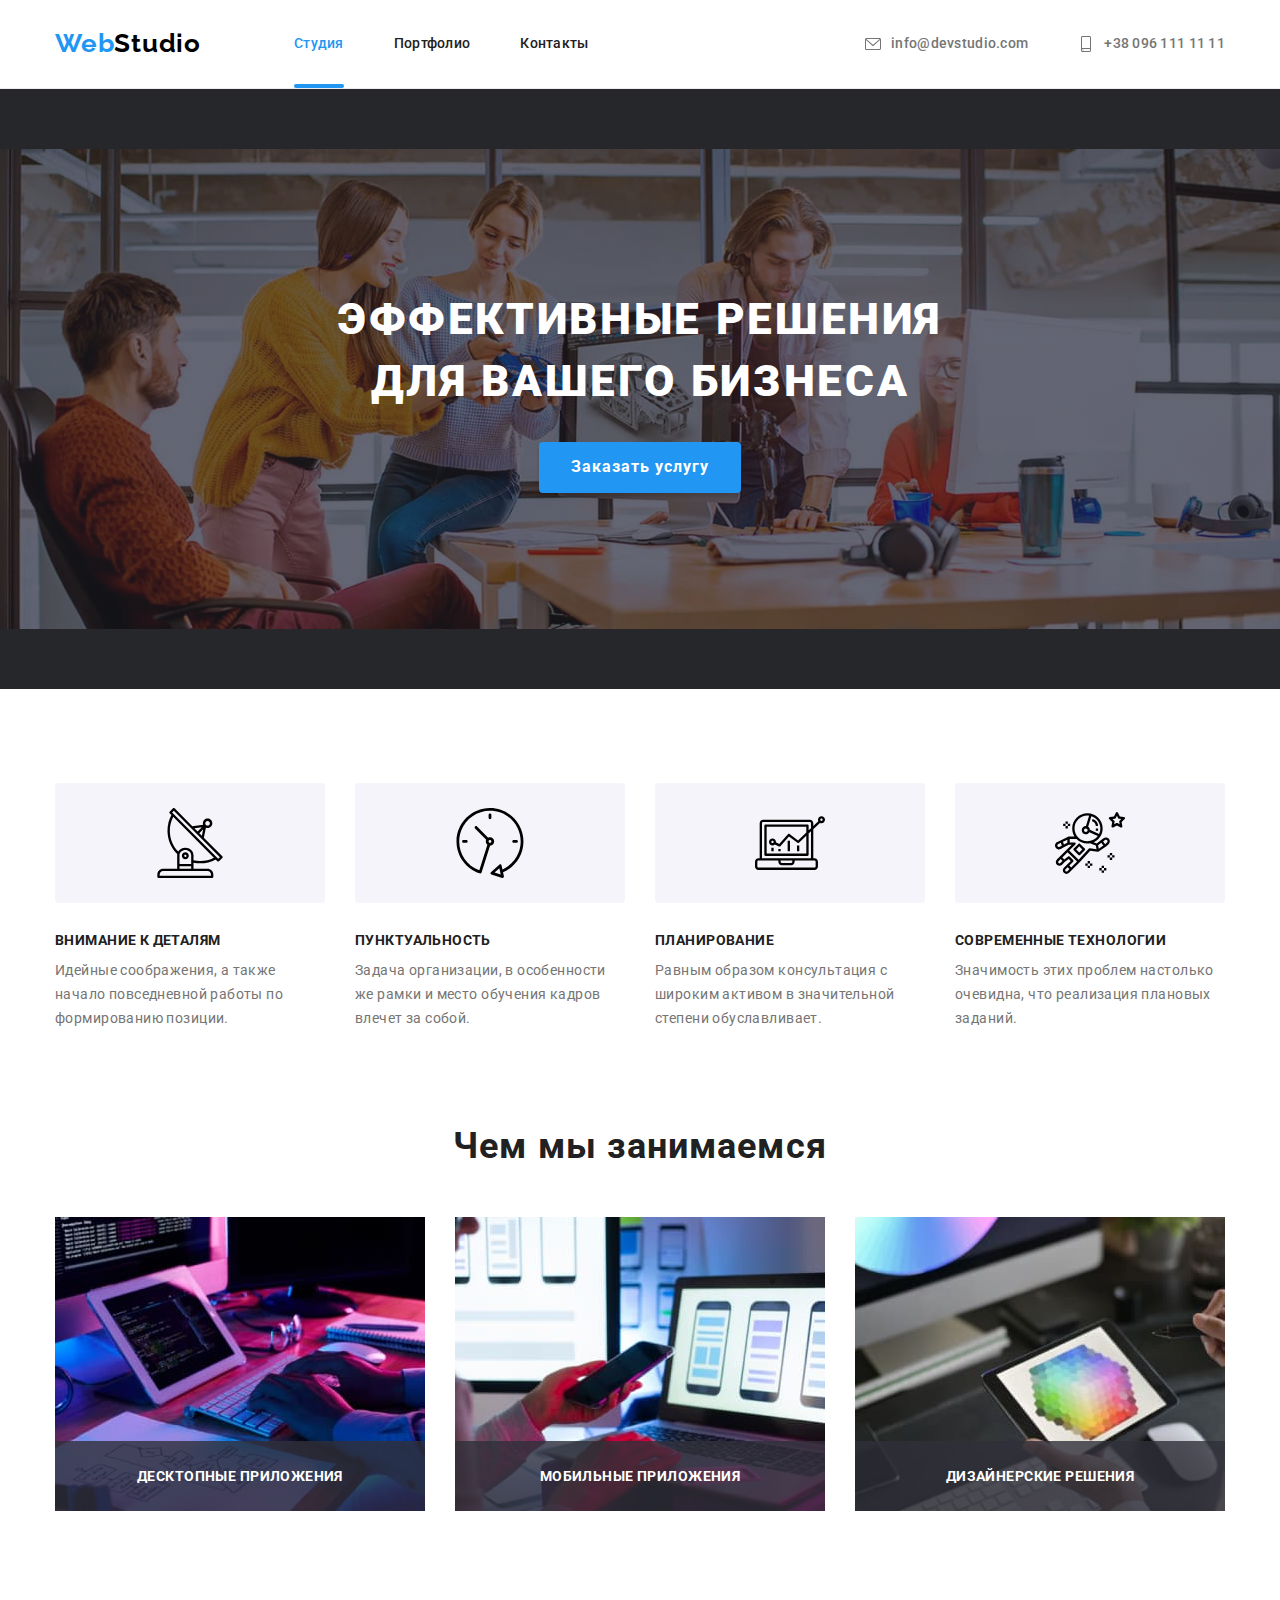
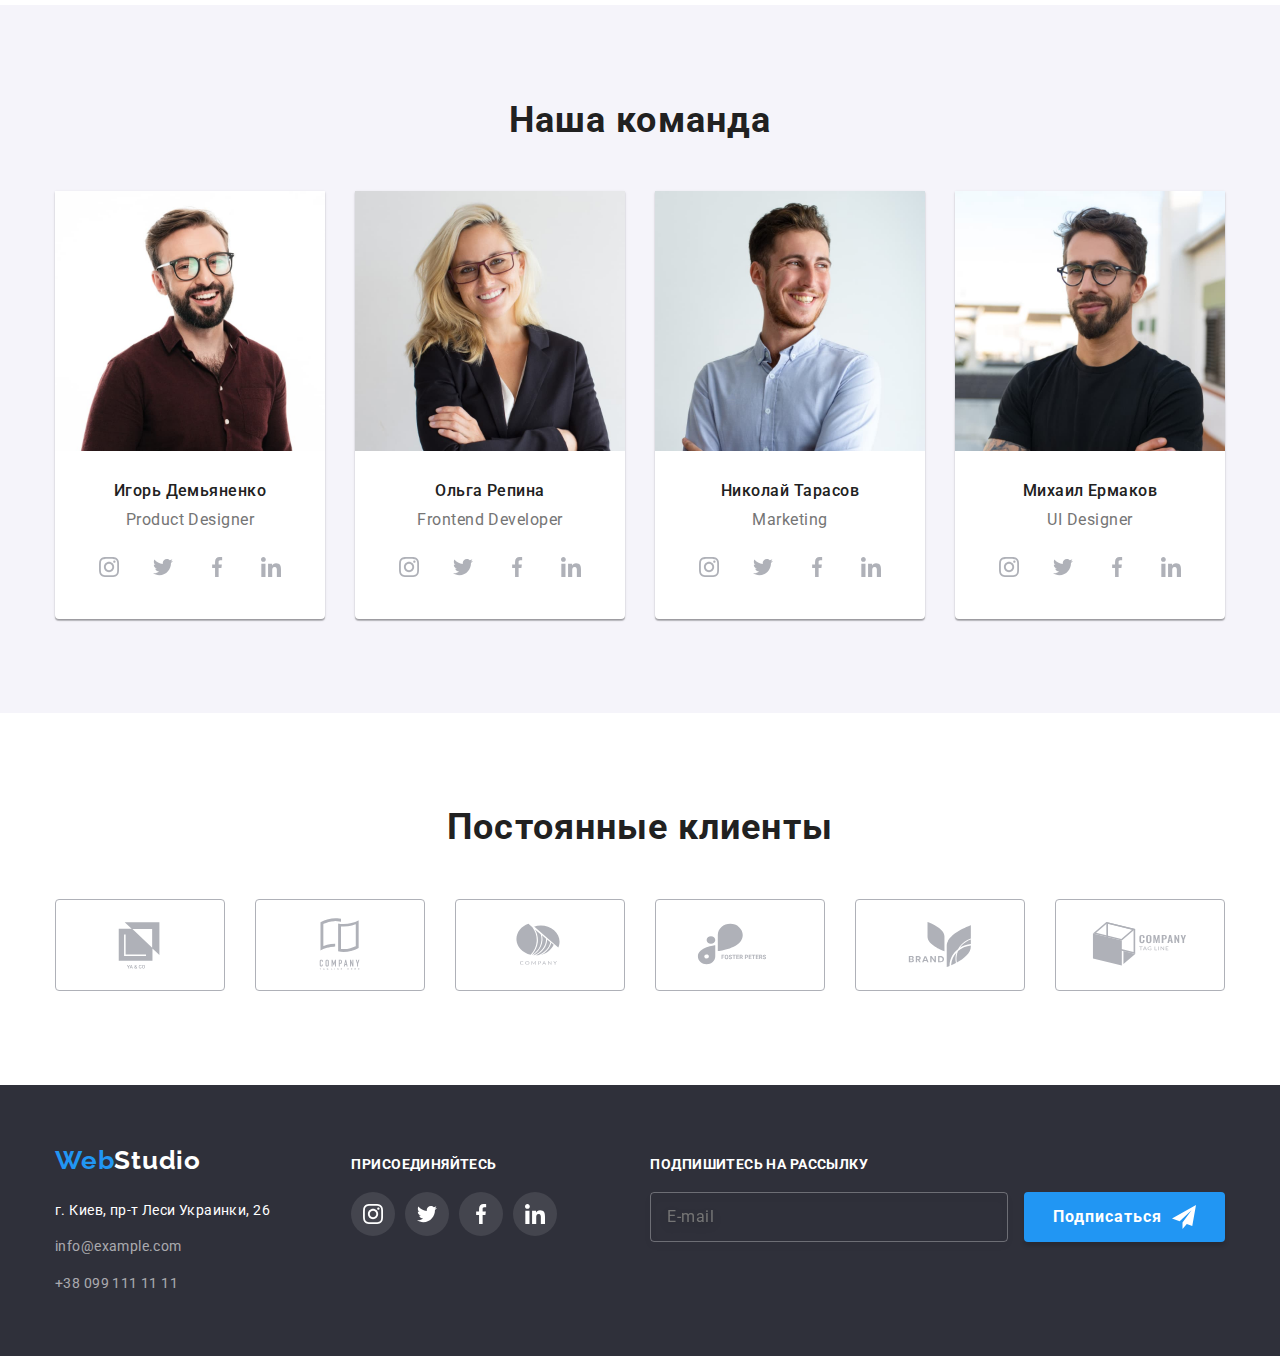
<file: index.html>
<!DOCTYPE html>
<html lang="ru">

<head>
    <meta charset="UTF-8">
    <meta http-equiv="X-UA-Compatible" content="IE=edge">
    <meta name="viewport" content="width=device-width, initial-scale=1.0">
    <title>Webstudio</title>
    <link rel="preconnect" href="https://fonts.googleapis.com">
    <link rel="preconnect" href="https://fonts.gstatic.com" crossorigin>
    <link
        href="https://fonts.googleapis.com/css2?family=Raleway:wght@700&family=Roboto:wght@400;500;700;900&display=swap"
        rel="stylesheet">
    <link rel="stylesheet" href="./css/modern-normalize.css">
    <link rel="stylesheet" href="./css/styles.css">
</head>

<body>

    <!--Шапка сайта. Навигация-->

    <header class="header">
        <div class="container">
            <div class="header-nav">
                <nav class="navigation">
                    <a class="header-logo link" href="./index.html"><span class="header-logo-decor">Web</span>Studio</a>
                    <ul class="menu-list lists">
                        <li class="nav-menu-item"><a class="menu-item active-page1 link" href="./index.html">Студия</a>
                        </li>
                        <li class="nav-menu-item"><a class="menu-item link" href="./portfolio.html">Портфолио</a></li>
                        <li class="nav-menu-item"><a class="menu-item link" href="">Контакты</a></li>
                    </ul>
                </nav>
                <ul class="lists">
                    <li class="nav-email"><a class="email-nav link" href="mailto:info@devstudio.com">
                            <svg class="email-icon">
                                <use href="./images/icons.svg#icon-email"></use>
                            </svg>info@devstudio.com</a></li>
                    <li class="nav-tel"><a class="tel-nav link" href="tel:+380961111111">
                            <svg class="phone-icon">
                                <use href="./images/icons.svg#icon-phone"></use>
                            </svg>+38 096 111 11 11</a></li>
                </ul>
            </div>
        </div>
    </header>

    <!--Главный контект страницы-->

    <main class="main-content">

        <!--Секция Герой-->

        <section class="hero">
            <div class="container">
                <h1 class="hero-title">
                    Эффективные решения для вашего бизнеса
                </h1>
                <button class="hero-button" type="button" data-modal-open>Заказать услугу</button>
            </div>
        </section>
        <section class="modal-section">
            <!--Модальное окно-->
            <div class="backdrop is-hidden" data-modal>
                <div class="modal">
                    <button class="btn-modal" data-modal-close>
                        <svg class="icon-close">
                            <use href="./images/icons.svg#icon-close"></use>
                        </svg>
                    </button>
                    <!--ФОРМЫ ДЛЯ МОДАЛЬНОГО ОКНА-->
                    <form class="contact-form">
                        <p class="title-form">Оставьте свои данные, мы вам перезвоним</p>

                        <div class="group-forms">
                            <label class="form-field">
                                <span class="name-form">Имя</span>
                                <span class="icon-position">
                                    <input class="form-input" type="text" name="user-name" autofocus>
                                    <svg class="icon-person">
                                        <use href="./images/icons.svg#icon-person"></use>
                                    </svg>
                                </span>
                            </label>

                            <label class="form-field">
                                <span class="name-form">Телефон</span>
                                <span class="icon-position">
                                    <input class="form-input" type="text" name="user-tel">
                                    <svg class="icon-person">
                                        <use href="./images/icons.svg#icon-phone-form"></use>
                                    </svg>
                                </span>
                            </label>

                            <label class="form-field">
                                <span class="name-form">Почта</span>
                                <span class="icon-position">
                                    <input class="form-input" type="text" name="user-email">
                                    <svg class="icon-person">
                                        <use href="./images/icons.svg#icon-email-form"></use>
                                    </svg>
                                </span>
                            </label>

                            <label class="form-field">
                                <span class="name-form">Комментарий</span>
                                <textarea class="feedback" name="feedback" cols="30" rows="10"
                                    placeholder="Введите текст"></textarea>
                            </label>
                        </div>

                        <label class="agreement">
                            <input class="agree-btn" type="checkbox" name="user-agreement">
                            <span class="icon-border">
                                <svg class="icon-check-active">
                                    <use href="./images/icons.svg#icon-icon-check1"></use>
                                </svg>
                            </span>
                            <span class="discr-agreement">Соглашаюсь с рассылкой и принимаю
                                <a class="terms-agreement" href="">Условия договора</a>
                            </span>
                        </label>
                        <button class="submit-btn" type="submit">Отправить</button>
                    </form>
                </div>
            </div>
        </section>

        <!--Секция преимущества-->

        <section class="section">
            <div class="container">
                <h2 class="visually-hidden">Наши преимущества</h2>
                <ul class="list-advantages lists">
                    <li class="item-advantages">
                        <div class="antenna-svg">
                            <svg class="icon-antenna">
                                <use href="./images/icons.svg#icon-antenna"></use>
                            </svg>
                        </div>
                        <h3 class="title-advantages">Внимание к деталям</h3>
                        <p class="content-advantages">Идейные соображения, а также начало повседневной работы по
                            формированию позиции.</p>
                    </li>

                    <li class="item-advantages">
                        <div class="clock-svg">
                            <svg class="icon-clock">
                                <use href="./images/icons.svg#icon-clock"></use>
                            </svg>
                        </div>
                        <h3 class="title-advantages">Пунктуальность</h3>
                        <p class="content-advantages">Задача организации, в особенности же рамки и место обучения
                            кадров
                            влечет за собой.</p>
                    </li>

                    <li class="item-advantages">
                        <div class="diagram-svg">
                            <svg class="icon-diagram">
                                <use href="./images/icons.svg#icon-diagram"></use>
                            </svg>
                        </div>
                        <h3 class="title-advantages">Планирование</h3>
                        <p class="content-advantages">Равным образом консультация с широким активом в значительной
                            степени
                            обуславливает.</p>
                    </li>

                    <li class="item-advantages">
                        <div class="astronaut-svg">
                            <svg class="icon-astronaut">
                                <use href="./images/icons.svg#icon-astronaut"></use>
                            </svg>
                        </div>
                        <h3 class="title-advantages">Современные технологии</h3>
                        <p class="content-advantages">Значимость этих проблем настолько очевидна, что реализация
                            плановых
                            заданий.</p>
                    </li>
                </ul>
            </div>
        </section>

        <!--Секция чем мы занимаемся-->

        <section class="services section">
            <div class="container">
                <h2 class="title-services">Чем мы занимаемся</h2>
                <ul class="services-list lists">
                    <li class="services-item">
                        <img src="./images/service1.jpg" alt="Пишем код" width="370">
                        <p class="disr-services">Десктопные приложения</p>
                    </li>
                    <li class="services-item">
                        <img src="./images/service2.jpg" alt="Делаем дизайн" width="370">
                        <p class="disr-services">Мобильные приложения</p>
                    </li>
                    <li class="services-item">
                        <img src="./images/service3.jpg" alt="Точный подбор цветовой гаммы" width="370">
                        <p class="disr-services">Дизайнерские решения</p>
                    </li>
                </ul>
            </div>
        </section>

        <!--Секция наша команда-->
        <section class="team section">
            <div class="container">
                <h2 class="team-title">Наша команда</h2>
                <ul class="team-list lists">

                    <li class="team-item">
                        <img class="img team-image" src="./images/team1.jpg" alt="Игорь Демьяненко" width="270">
                        <div class="name-position">
                            <h3 class="team-name">Игорь Демьяненко</h3>
                            <p class="team-position">Product Designer</p>
                            <ul class="team-social-icons">
                                <li class="team-social-icon-link link">
                                    <a href="https://www.instagram.com/" class="icon-bg" target="_blank">
                                        <svg class="icon-social">
                                            <use href="./images/icons.svg#icon-instagram"></use>
                                        </svg>
                                    </a>
                                </li>
                                <li class="team-social-icon-link link">
                                    <a href="https://twitter.com/?lang=ru" class="icon-bg" target="_blank">
                                        <svg class="icon-social">
                                            <use href="./images/icons.svg#icon-twitter"></use>
                                        </svg>
                                    </a>
                                </li>
                                <li class="team-social-icon-link link">
                                    <a href="https://www.facebook.com/" class="icon-bg" target="_blank">
                                        <svg class="icon-social">
                                            <use href="./images/icons.svg#icon-facebook"></use>
                                        </svg>
                                    </a>
                                </li>
                                <li class="team-social-icon-link link">
                                    <a href="https://www.linkedin.com/" class="icon-bg" target="_blank">
                                        <svg class="icon-social">
                                            <use href="./images/icons.svg#icon-linkedin"></use>
                                        </svg>
                                    </a>
                                </li>
                            </ul>
                        </div>

                    </li>

                    <li class="team-item">
                        <img class="img team-image" src="./images/team2.jpg" alt="Ольга Репина" width="270">
                        <div class="name-position">
                            <h3 class="team-name">Ольга Репина</h3>
                            <p class="team-position">Frontend Developer</p>
                            <ul class="team-social-icons">
                                <li class="team-social-icon-link link">
                                    <a href="https://www.instagram.com/" class="icon-bg" target="_blank">
                                        <svg class="icon-social">
                                            <use href="./images/icons.svg#icon-instagram"></use>
                                        </svg>
                                    </a>
                                </li>
                                <li class="team-social-icon-link link">
                                    <a href="https://twitter.com/?lang=ru" class="icon-bg" target="_blank">
                                        <svg class="icon-social">
                                            <use href="./images/icons.svg#icon-twitter"></use>
                                        </svg>
                                    </a>
                                </li>
                                <li class="team-social-icon-link link">
                                    <a href="https://www.facebook.com/" class="icon-bg" target="_blank">
                                        <svg class="icon-social">
                                            <use href="./images/icons.svg#icon-facebook"></use>
                                        </svg>
                                    </a>
                                </li>
                                <li class="team-social-icon-link link">
                                    <a href="https://www.linkedin.com/" class="icon-bg" target="_blank">
                                        <svg class="icon-social">
                                            <use href="./images/icons.svg#icon-linkedin"></use>
                                        </svg>
                                    </a>
                                </li>
                            </ul>
                        </div>

                    </li>

                    <li class="team-item">
                        <img class="img team-image" src="./images/team3.jpg" alt="Николай Тарасов" width="270">
                        <div class="name-position">
                            <h3 class="team-name">Николай Тарасов</h3>
                            <p class="team-position">Marketing</p>
                            <ul class="team-social-icons">
                                <li class="team-social-icon-link link">
                                    <a href="https://www.instagram.com/" class="icon-bg" target="_blank">
                                        <svg class="icon-social">
                                            <use href="./images/icons.svg#icon-instagram"></use>
                                        </svg>
                                    </a>
                                </li>
                                <li class="team-social-icon-link link">
                                    <a href="https://twitter.com/?lang=ru" class="icon-bg" target="_blank">
                                        <svg class="icon-social">
                                            <use href="./images/icons.svg#icon-twitter"></use>
                                        </svg>
                                    </a>
                                </li>
                                <li class="team-social-icon-link link">
                                    <a href="https://www.facebook.com/" class="icon-bg" target="_blank">
                                        <svg class="icon-social">
                                            <use href="./images/icons.svg#icon-facebook"></use>
                                        </svg>
                                    </a>
                                </li>
                                <li class="team-social-icon-link link">
                                    <a href="https://www.linkedin.com/" class="icon-bg" target="_blank">
                                        <svg class="icon-social">
                                            <use href="./images/icons.svg#icon-linkedin"></use>
                                        </svg>
                                    </a>
                                </li>
                            </ul>
                        </div>

                    </li>

                    <li class="team-item">
                        <img class="img team-image" src="./images/team4.jpg" alt="Михаил Ермаков" width="270">
                        <div class="name-position">
                            <h3 class="team-name">Михаил Ермаков</h3>
                            <p class="team-position">UI Designer</p>
                            <ul class="team-social-icons">
                                <li class="team-social-icon-link link">
                                    <a href="https://www.instagram.com/" class="icon-bg" target="_blank">
                                        <svg class="icon-social">
                                            <use href="./images/icons.svg#icon-instagram"></use>
                                        </svg>
                                    </a>
                                </li>
                                <li class="team-social-icon-link link">
                                    <a href="https://twitter.com/?lang=ru" class="icon-bg" target="_blank">
                                        <svg class="icon-social">
                                            <use href="./images/icons.svg#icon-twitter"></use>
                                        </svg>
                                    </a>
                                </li>
                                <li class="team-social-icon-link link">
                                    <a href="https://www.facebook.com/" class="icon-bg" target="_blank">
                                        <svg class="icon-social">
                                            <use href="./images/icons.svg#icon-facebook"></use>
                                        </svg>
                                    </a>
                                </li>
                                <li class="team-social-icon-link link">
                                    <a href="https://www.linkedin.com/" class="icon-bg" target="_blank">
                                        <svg class="icon-social">
                                            <use href="./images/icons.svg#icon-linkedin"></use>
                                        </svg>
                                    </a>
                                </li>
                            </ul>
                        </div>

                    </li>
                </ul>
            </div>
        </section>

        <section class="section">
            <div class="container">
                <h2 class="clients-title">Постоянные клиенты</h2>
                <ul class="clients-list lists">
                    <li class="clients-item">
                        <a href="" class="clients-link link">
                            <svg class="clients-icon">
                                <use href="./images/icons.svg#icon-Logo-client1"></use>
                            </svg>
                        </a>
                    </li>
                    <li class="clients-item">
                        <a href="" class="clients-link link">
                            <svg class="clients-icon">
                                <use href="./images/icons.svg#icon-Logo-client2"></use>
                            </svg>
                        </a>
                    </li>
                    <li class="clients-item">
                        <a href="" class="clients-link link">
                            <svg class="clients-icon">
                                <use href="./images/icons.svg#icon-Logo-client3"></use>
                            </svg>
                        </a>
                    </li>
                    <li class="clients-item">
                        <a href="" class="clients-link link">
                            <svg class="clients-icon">
                                <use href="./images/icons.svg#icon-Logo-client4"></use>
                            </svg>
                        </a>
                    </li>
                    <li class="clients-item">
                        <a href="" class="clients-link link">
                            <svg class="clients-icon">
                                <use href="./images/icons.svg#icon-Logo-client5"></use>
                            </svg>
                        </a>
                    </li>
                    <li class="clients-item">
                        <a href="" class="clients-link link">
                            <svg class="clients-icon">
                                <use href="./images/icons.svg#icon-Logo-client6"></use>
                            </svg>
                        </a>
                    </li>
                </ul>
            </div>
        </section>
    </main>

    <!--Подвал сайта-->

    <footer class="footer">
        <div class="container footer-content-container">
            <div class="footer-content">
                <a class="footer-logo link" href="./index.html"><span class="footer-logo-decor">Web</span><span
                        class="footer-logo-decor-studio">Studio</span></a>
                <address>
                    <ul class="lists">
                        <li class="address-list-item"><a class="address link"
                                href="https://www.google.com.ua/maps/place/%D0%B1%D1%83%D0%BB.+%D0%9B%D0%B5%D1%81%D0%B8+%D0%A3%D0%BA%D1%80%D0%B0%D0%B8%D0%BD%D0%BA%D0%B8,+26,+%D0%9A%D0%B8%D0%B5%D0%B2,+02000/@50.4265841,30.5361971,17z/data=!3m1!4b1!4m5!3m4!1s0x40d4cf0e033ecbe9:0x57a4dffefec77da0!8m2!3d50.4265807!4d30.5383858?hl=ru"
                                target="_blank">г.
                                Киев, пр-т Леси Украинки, 26</a></li>
                        <li class="address-list-item"><a class="email-footer link"
                                href="mailto:info@example.com">info@example.com</a></li>
                        <li class="address-list-item"><a class="tel-footer link" href="tel:+380991111111">+38 099 111 11
                                11</a></li>
                    </ul>
                </address>
            </div>

            <!--Социальные иконки-->

            <div class="footer-socials">
                <p class="footer-social-title">присоединяйтесь</p>
                <ul class="footer-social-icons">
                    <li class="footer-social-icon-link link">
                        <a href="https://www.instagram.com/" class="footer-icon-bg" target="_blank">
                            <svg class="footer-icon-social">
                                <use href="./images/icons.svg#icon-instagram"></use>
                            </svg>
                        </a>
                    </li>
                    <li class="footer-social-icon-link link">
                        <a href="https://twitter.com/?lang=ru" class="footer-icon-bg" target="_blank">
                            <svg class="footer-icon-social">
                                <use href="./images/icons.svg#icon-twitter"></use>
                            </svg>
                        </a>
                    </li>
                    <li class="footer-social-icon-link link">
                        <a href="https://www.facebook.com/" class="footer-icon-bg" target="_blank">
                            <svg class="footer-icon-social">
                                <use href="./images/icons.svg#icon-facebook"></use>
                            </svg>
                        </a>
                    </li>
                    <li class="footer-social-icon-link link">
                        <a href="https://www.linkedin.com/" class="footer-icon-bg" target="_blank">
                            <svg class="footer-icon-social">
                                <use href="./images/icons.svg#icon-linkedin"></use>
                            </svg>
                        </a>
                    </li>
                </ul>
            </div>

            <!--Форма подписки-->

            <form class="subscribe-footer">
                <p class="discr-subscribe">Подпишитесь на рассылку</p>
                <input class="subscribe-input" type="text" name="subscribe" placeholder="E-mail">
                <button class="subscribe-btn" type="submit">
                    Подписаться
                    <svg class="subscribe-icon">
                        <use href="./images/icons.svg#icon-plane"></use>
                    </svg>
                </button>
            </form>
        </div>
    </footer>

    <script src="./js/modal.js"></script>
</body>

</html>
</file>
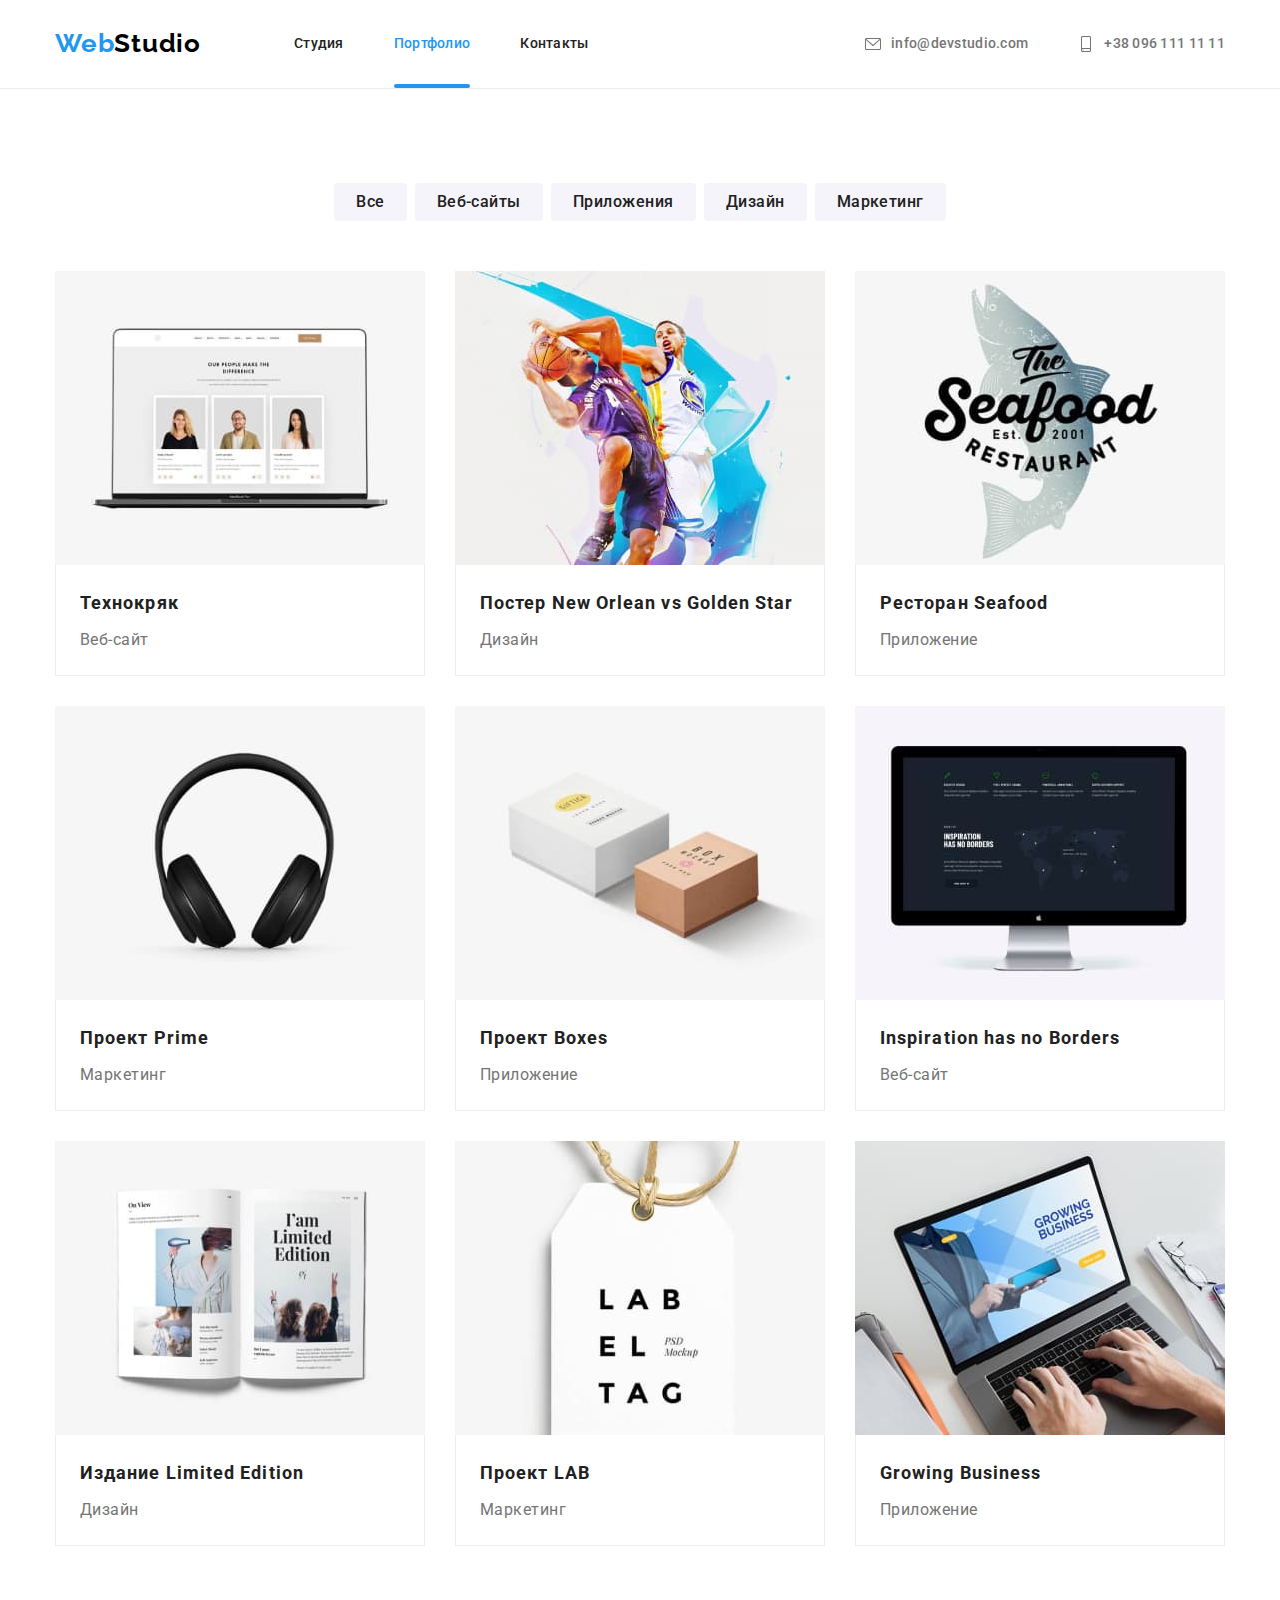
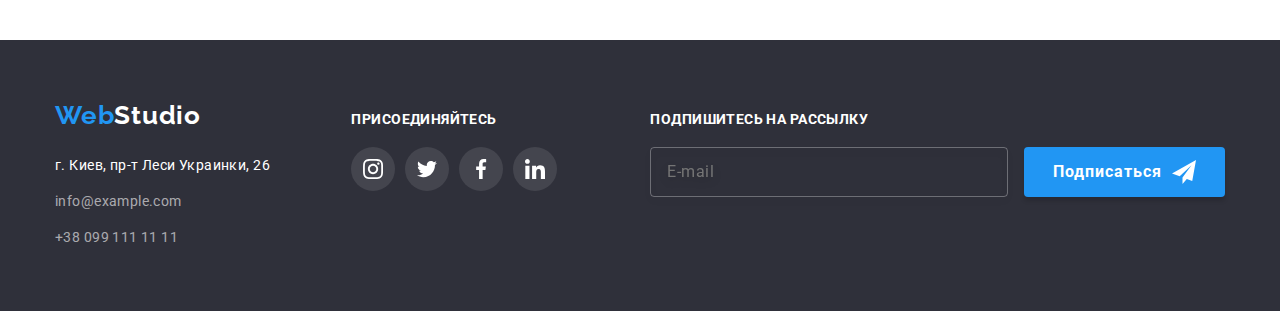
<file: portfolio.html>
<!DOCTYPE html>
<html lang="en">

<head>
    <meta charset="UTF-8">
    <meta http-equiv="X-UA-Compatible" content="IE=edge">
    <meta name="viewport" content="width=device-width, initial-scale=1.0">
    <title>Portfolio</title>
    <link rel="preconnect" href="https://fonts.googleapis.com">
    <link rel="preconnect" href="https://fonts.gstatic.com" crossorigin>
    <link
        href="https://fonts.googleapis.com/css2?family=Raleway:wght@700&family=Roboto:wght@400;500;700;900&display=swap"
        rel="stylesheet">
    <link rel="stylesheet" href="./css/modern-normalize.css">
    <link rel="stylesheet" href="./css/styles.css">
</head>

<body>
    <!--Шапка сайта. Навигация-->

    <header class="header">
        <div class="container">
            <div class="header-nav">
                <nav class="navigation">
                    <a class="header-logo link" href="./index.html"><span class="header-logo-decor">Web</span>Studio</a>
                    <ul class="menu-list lists">
                        <li class="nav-menu-item"><a class="menu-item link" href="./index.html">Студия</a></li>
                        <li class="nav-menu-item"><a class="menu-item active-page2 link" href="./portfolio.html">Портфолио</a></li>
                        <li class="nav-menu-item"><a class="menu-item link" href="">Контакты</a></li>
                    </ul>
                </nav>
                <ul class="lists">
                    <li class="nav-email"><a class="email-nav link" href="mailto:info@devstudio.com">
                            <svg class="email-icon">
                                <use href="./images/icons.svg#icon-email"></use>
                            </svg>info@devstudio.com</a></li>
                    <li class="nav-tel"><a class="tel-nav link" href="tel:+380961111111">
                            <svg class="phone-icon">
                                <use href="./images/icons.svg#icon-phone"></use>
                            </svg>+38 096 111 11 11</a></li>
                </ul>
            </div>
        </div>
    </header>

    <!--Главный раздел сайта MAIN-->

    <main class="main">
        <section class="section">
            <div class="container">
                <h1 class="visually-hidden">Портфолио</h1>

                <ul class="filter lists">
                    <li class="filter-item"><button class="filter-btn" type="button">Все</button></li>
                    <li class="filter-item"><button class="filter-btn" type="button">Веб-сайты</button></li>
                    <li class="filter-item"><button class="filter-btn" type="button">Приложения</button></li>
                    <li class="filter-item"><button class="filter-btn" type="button">Дизайн</button></li>
                    <li class="filter-item"><button class="filter-btn" type="button">Маркетинг</button></li>
                </ul>

                <ul class="cards lists">
                    <li class="cards-item"><a href="" class="card-link link">
                            <div class="foto-card-disr">
                                <div class="disr-foto-card">
                                    Ресурс предлагает комплексные предложения с разным уровнем функционала и сервисов.
                                    Все это позволит посетителю получить исчерпывающие сведения о компании или частном
                                    лице.
                                </div>
                                <img src="./images/port1.jpg" alt="ноутбук с изображением команды" class="cards-foto"
                                    width="370">
                            </div>
                            <div class="card-item-content">
                                <h2 class="cards-item-title">Технокряк</h2>
                                <p class="cards-item-type">Веб-сайт</p>
                            </div>
                        </a></li>
                    <li class="cards-item"><a href="" class="card-link link">
                            <div class="foto-card-disr">
                                <div class="disr-foto-card">
                                    Ресурс предлагает комплексные предложения с разным уровнем функционала и сервисов.
                                    Все это позволит посетителю получить исчерпывающие сведения о компании или частном
                                    лице.
                                </div>
                                <img src="./images/port2.jpg" alt="два спортсмена играют в баскетбол" class="cards-foto"
                                    width="370">
                            </div>
                            <div class="card-item-content">
                                <h2 class="cards-item-title">Постер New Orlean vs Golden Star</h2>
                                <p class="cards-item-type">Дизайн</p>
                            </div>
                        </a></li>
                    <li class="cards-item"><a href="" class="card-link link">
                            <div class="foto-card-disr">
                                <div class="disr-foto-card">
                                    Ресурс предлагает комплексные предложения с разным уровнем функционала и сервисов.
                                    Все это позволит посетителю получить исчерпывающие сведения о компании или частном
                                    лице.
                                </div>
                                <img src="./images/port3.jpg" alt="логотип ресторана Seafood" class="cards-foto"
                                    width="370">
                            </div>
                            <div class="card-item-content">
                                <h2 class="cards-item-title">Ресторан Seafood</h2>
                                <p class="cards-item-type">Приложение</p>
                            </div>
                        </a></li>
                    <li class="cards-item"><a href="" class="card-link link">
                            <div class="foto-card-disr">
                                <div class="disr-foto-card">
                                    Ресурс предлагает комплексные предложения с разным уровнем функционала и сервисов.
                                    Все это позволит посетителю получить исчерпывающие сведения о компании или частном
                                    лице.
                                </div>
                                <img src="./images/port4.jpg" alt="наушники" class="cards-foto" width="370">
                            </div>

                            <div class="card-item-content">
                                <h2 class="cards-item-title">Проект Prime</h2>
                                <p class="cards-item-type">Маркетинг</p>
                            </div>
                        </a></li>
                    <li class="cards-item"><a href="" class="card-link link">
                            <div class="foto-card-disr">
                                <div class="disr-foto-card">
                                    Ресурс предлагает комплексные предложения с разным уровнем функционала и сервисов.
                                    Все это позволит посетителю получить исчерпывающие сведения о компании или частном
                                    лице.
                                </div>
                                <img src="./images/port5.jpg" alt="две коробки" class="cards-foto" width="370">
                            </div>

                            <div class="card-item-content">
                                <h2 class="cards-item-title">Проект Boxes</h2>
                                <p class="cards-item-type">Приложение</p>
                            </div>
                        </a></li>
                    <li class="cards-item"><a href="" class="card-link link">
                            <div class="foto-card-disr">
                                <div class="disr-foto-card">
                                    Ресурс предлагает комплексные предложения с разным уровнем функционала и сервисов.
                                    Все это позволит посетителю получить исчерпывающие сведения о компании или частном
                                    лице.
                                </div>
                                <img src="./images/port6.jpg" alt="монитор с изображением сайта" class="cards-foto"
                                    width="370">
                            </div>

                            <div class="card-item-content">
                                <h2 class="cards-item-title">Inspiration has no Borders</h2>
                                <p class="cards-item-type">Веб-сайт</p>
                            </div>
                        </a></li>
                    <li class="cards-item"><a href="" class="card-link link">
                            <div class="foto-card-disr">
                                <div class="disr-foto-card">
                                    Ресурс предлагает комплексные предложения с разным уровнем функционала и сервисов.
                                    Все это позволит посетителю получить исчерпывающие сведения о компании или частном
                                    лице.
                                </div>
                                <img src="./images/port7.jpg" alt="журнал" class="cards-foto" width="370">
                            </div>

                            <div class="card-item-content">
                                <h2 class="cards-item-title">Издание Limited Edition</h2>
                                <p class="cards-item-type">Дизайн</p>
                            </div>
                        </a></li>
                    <li class="cards-item"><a href="" class="card-link link">
                            <div class="foto-card-disr">
                                <div class="disr-foto-card">
                                    Ресурс предлагает комплексные предложения с разным уровнем функционала и сервисов.
                                    Все это позволит посетителю получить исчерпывающие сведения о компании или частном
                                    лице.
                                </div>
                                <img src="./images/port8.jpg" alt="логотип на веревочке" class="cards-foto" width="370">
                            </div>

                            <div class="card-item-content">
                                <h2 class="cards-item-title">Проект LAB</h2>
                                <p class="cards-item-type">Маркетинг</p>
                            </div>
                        </a></li>
                    <li class="cards-item"><a href="" class="card-link link">
                            <div class="foto-card-disr">
                                <div class="disr-foto-card">
                                    Ресурс предлагает комплексные предложения с разным уровнем функционала и сервисов.
                                    Все это позволит посетителю получить исчерпывающие сведения о компании или частном
                                    лице.
                                </div>
                                <img src="./images/port9.jpg" alt="ноутбук с приложением Growing Business"
                                    class="cards-foto" width="370">
                            </div>

                            <div class="card-item-content">
                                <h2 class="cards-item-title">Growing Business</h2>
                                <p class="cards-item-type">Приложение</p>
                            </div>
                        </a></li>
                </ul>
            </div>
        </section>
    </main>
    <!--Подвал сайта-->
    <footer class="footer">
        <div class="container footer-content-container">
            <div class="footer-content">
                <a class="footer-logo link" href="./index.html"><span class="footer-logo-decor">Web</span><span
                        class="footer-logo-decor-studio">Studio</span></a>
                <address>
                    <ul class="lists">
                        <li class="address-list-item"><a class="address link"
                                href="https://www.google.com.ua/maps/place/%D0%B1%D1%83%D0%BB.+%D0%9B%D0%B5%D1%81%D0%B8+%D0%A3%D0%BA%D1%80%D0%B0%D0%B8%D0%BD%D0%BA%D0%B8,+26,+%D0%9A%D0%B8%D0%B5%D0%B2,+02000/@50.4265841,30.5361971,17z/data=!3m1!4b1!4m5!3m4!1s0x40d4cf0e033ecbe9:0x57a4dffefec77da0!8m2!3d50.4265807!4d30.5383858?hl=ru"
                                target="_blank">г.
                                Киев, пр-т Леси Украинки, 26</a></li>
                        <li class="address-list-item"><a class="email-footer link"
                                href="mailto:info@example.com">info@example.com</a></li>
                        <li class="address-list-item"><a class="tel-footer link" href="tel:+380991111111">+38 099 111 11
                                11</a></li>
                    </ul>
                </address>
            </div>

            <!--Социальные иконки-->

            <div class="footer-socials">
                <p class="footer-social-title">присоединяйтесь</p>
                <ul class="footer-social-icons">
                    <li class="footer-social-icon-link link">
                        <a href="https://www.instagram.com/" class="footer-icon-bg" target="_blank">
                            <svg class="footer-icon-social">
                                <use href="./images/icons.svg#icon-instagram"></use>
                            </svg>
                        </a>
                    </li>
                    <li class="footer-social-icon-link link">
                        <a href="https://twitter.com/?lang=ru" class="footer-icon-bg" target="_blank">
                            <svg class="footer-icon-social">
                                <use href="./images/icons.svg#icon-twitter"></use>
                            </svg>
                        </a>
                    </li>
                    <li class="footer-social-icon-link link">
                        <a href="https://www.facebook.com/" class="footer-icon-bg" target="_blank">
                            <svg class="footer-icon-social">
                                <use href="./images/icons.svg#icon-facebook"></use>
                            </svg>
                        </a>
                    </li>
                    <li class="footer-social-icon-link link">
                        <a href="https://www.linkedin.com/" class="footer-icon-bg" target="_blank">
                            <svg class="footer-icon-social">
                                <use href="./images/icons.svg#icon-linkedin"></use>
                            </svg>
                        </a>
                    </li>
                </ul>
            </div>

            <!--Форма подписки-->

            <form class="subscribe-footer">
                <p class="discr-subscribe">Подпишитесь на рассылку</p>
                <input class="subscribe-input" type="text" name="subscribe" placeholder="E-mail">
                <button class="subscribe-btn" type="submit">
                    Подписаться
                    <svg class="subscribe-icon">
                        <use href="./images/icons.svg#icon-plane"></use>
                    </svg>
                </button>
            </form>
        </div>
    </footer>
</body>

</html>
</file>
<file: css/styles.css>
/*----------Переменные для сайта----------*/
:root {
    /*-----Глобальные цвета-----*/
    --body-color: #757575;
    --a-color: #212121;
    /*-----Цвета для логотипа-----*/
    --logo-color: #000000;
    --logo-decor-color: #2196F3;
    /*-----Цвета для ссылок-----*/
    --menu-item-hover-focus-color: #2196F3;
    --email-tel-nav-color: #757575;
    --email-tel-nav-hover-focus-color: #2196F3;
    --email-tel-footer-color: #ffffff;
    /*-----index.html. Section Hero-----*/
    --hero-title-color: #ffffff;
    --hero-button-bg-color: #2196F3;
    --hero-button-text-color: #FFFFFF;
    /*-----index.html. Section Advantages-----*/
    --title-advantages-color: #212121;
    --content-advantages-color: #757575;
    /*-----index.html. Section Services-----*/
    --title-services-color: #212121;
    /*-----index.html. Section Team-----*/
    --team-title-color: #212121;
    --team-name-color: #212121;
    --team-position-color: #757575;
    /*-----portfolio.html. Section Filter-----*/
    --filter-btn-color: #212121;
    --filter-btn-bg-color: #F5F4FA;
    --filter-btn-bg-hover-focus-color: #2196F3;
    --filter-btn-text-chover-focus-color: #FFFFFF;
    /*-----portfolio.html. Section Cards-----*/
    --cards-item-title-color: #212121;
    --cards-item-type-color: #757575;
}
/*----------Стандартные свойства для сайта----------*/
body {
    font-family: 'Roboto', sans-serif;
    line-height: 1.71;
    color: var(--body-color);
    margin: 0;
}

.link {
    text-decoration: none;
    font-size: 14px;
    line-height: 1.71;
    letter-spacing: 0.02em;
    color: var(--a-color);
    list-style: none;
}
.container {
    width: 1200px;
    margin-left: auto;
    margin-right: auto;
    padding-left: 15px;
    padding-right: 15px;
}
.section {
    padding-top: 94px;
    padding-bottom: 94px;
}

.lists {
    list-style: none;
}
h1,
h2,
h3,
h4,
h5,
h6,
ul,
p {
    margin: 0;
    padding: 0;
}
img {
    display: block;
    max-width: 100%;
    height: auto;
}

.visually-hidden {
    position: absolute;
    width: 1px;
    height: 1px;
    margin: -1px;
    border: 0;
    padding: 0;
    
    white-space: nowrap;
    clip-path: inset(100%);
    clip: rect(0 0 0 0);
    overflow: hidden;
  }

/*----------Стили для логотипа. Шапка/Подвал сайта----------*/
.header {
    border-bottom: 1px solid #ECECEC;
}

.header-logo {
    font-family: 'Raleway', sans-serif;
    font-weight: 700;
    font-size: 26px;
    line-height: 1.2;
    letter-spacing: 0.03em;
    color: var(--logo-color);
    margin-right: 93px;
}
.footer-logo {
    font-family: 'Raleway', sans-serif;
    font-weight: 700;
    font-size: 26px;
    line-height: 1.2;
    letter-spacing: 0.03em;
    color: var(--logo-color);
}

.header-logo-decor,
.footer-logo-decor {
    color: var(--logo-decor-color);
}
.footer-logo-decor-studio {
    color: #FFFFFF;
}
/*----------Оформление ссылок. Шапка/Подвал сайта----------*/
/*HEADER*/
.header-nav {
    display: flex;
    justify-content: space-between;
    align-items: center;
}

.navigation {
    display: flex;
    align-items: center;
}

.navigation > .menu-list {
    display: flex;
}

.nav-menu-item {
    margin-right: 50px;
    position: relative;

}

.navigation .nav-menu-item:last-child {
    margin-right: 0;
}

.header-nav > .lists {
    display: flex;
}

.nav-email {
    margin-right: 50px;
}

.menu-item {
    font-weight: 500;
    padding-top: 32px;
    padding-bottom: 32px;
    display: block;
    transition: color 250ms cubic-bezier(0.4, 0, 0.2, 1);

}
.menu-item:hover,
.menu-item:focus {
    color: var(--menu-item-hover-focus-color);
    
}

.active-page1 {
    color: var(--menu-item-hover-focus-color);

}
/*ДОП класс для отметки активной страницы*/
.active-page1::after{
    content: "";
    width: 100%;
    height: 4px;
    background: #2196F3;
    color: #2196F3;
    border-radius: 2px;
    position: absolute;
    bottom: 0;
    left: 0;
    opacity: 1;
    transition: opacity 250ms cubic-bezier(0.4, 0, 0.2, 1);

}

.active-page2 {
    color: var(--menu-item-hover-focus-color);

}

.active-page2::after{
    content: "";
    width: 100%;
    height: 4px;
    background: #2196F3;
    border-radius: 2px;
    position: absolute;
    bottom: 0;
    left: 0;
    opacity: 1;
    transition: opacity 250ms cubic-bezier(0.4, 0, 0.2, 1);

}
/*-------------------------------------------------------*/

.email-nav,
.tel-nav {
    color: var(--email-tel-nav-color);
    font-weight: 500;
    padding-top: 32px;
    padding-bottom: 32px;
    display: inline-flex;
    align-items: center;
    transition: color 250ms cubic-bezier(0.4, 0, 0.2, 1);
}

.email-nav:hover,
.email-nav:focus,
.tel-nav:hover,
.tel-nav:focus {
    color: var(--email-tel-nav-hover-focus-color);
}

.email-icon {
    width: 16px;
    height: 16px;
    fill: currentColor;
    margin-right: 10px;
}

.phone-icon {
    width: 16px;
    height: 16px;
    fill: currentColor;
    margin-right: 10px;
}

/*FOOTER*/
.footer-content {
    flex-grow: 1;
    margin-right: 70px;
}

.footer-content-container {
    display: flex;
    align-items: baseline;
}

.footer-logo {
    display: block;
    margin-bottom: 20px;
}
.address {
    color: var(--email-tel-footer-color);
    letter-spacing: 0.03em;
    font-style: normal;
}
.address-list-item {
    margin-bottom: 9px;
}
.address-list-item:last-child {
    margin-bottom: 0;
    
}
.email-footer,
.tel-footer {
    color: rgba(255, 255, 255, 0.6);
    letter-spacing: 0.03em;
    font-style: normal;
}

.footer {
    background-color: #2F303A;
    padding-top: 60px;
    padding-bottom: 60px;
}

/*---Социальные иконки*/

.footer-socials {
    margin-right: 93px;
}

.footer-social-title {
    font-weight: 700;
    font-size: 14px;
    line-height: 16px;
    letter-spacing: 0.03em;
    text-transform: uppercase;
    color: #ffffff;
    margin-bottom: 20px;
}

.footer-social-icons {
    display: flex;
    justify-content: center;
}

.footer-social-icon-link {
    margin-right: 10px;
}

.footer-social-icon-link:last-child {
    margin-right: 0;
}

.footer-icon-bg {
    width: 44px;
    height: 44px;
    border: none;
    border-radius: 50%;
    padding: 0;
    display: inline-flex;
    align-items: center;
    justify-content: center;
    color: #ffffff;
    background: rgba(255, 255, 255, 0.1);
    transition: background-color 250ms cubic-bezier(0.4, 0, 0.2, 1);
}

.footer-icon-bg:hover,
.footer-icon-bg:focus {
    background-color: #2196F3;
}

.footer-icon-social {
    fill: currentColor;
    width: 20px;
    height: 20px;
    transition: background-color 250ms cubic-bezier(0.4, 0, 0.2, 1);
}

.footer-icon-social:hover,
.footer-icon-social:focus {
    background-color: #2196F3;
}

/*---Форма подписки---*/

.discr-subscribe {
    display: flex;
    align-items: baseline;
    font-weight: 700;
    font-size: 14px;
    line-height: 16px;
    letter-spacing: 0.03em;
    text-transform: uppercase;

    color: #FFFFFF;

    margin-bottom: 20px;
}

.subscribe-input {
    width: 358px;
    height: 50px;
    background-color: inherit;

    border: 1px solid rgba(255, 255, 255, 0.3);
    filter: drop-shadow(0px 4px 4px rgba(0, 0, 0, 0.15));
    border-radius: 4px;

    padding-left: 16px;
    padding-right: 16px;
    margin-right: 12px;

    font-weight: 400;
    font-size: 16px;
    line-height: 1.25;
    letter-spacing: 0.03em;

    color: rgba(255, 255, 255, 0.6);

}

.subscribe-btn {
    display: inline-flex;
    align-items: center;
    padding-top: 10px;
    padding-bottom: 10px;
    padding-left: 29px;
    padding-right: 29px;

    font-weight: 700;
    font-size: 16px;
    line-height: 1.88;

    letter-spacing: 0.06em;
    color: #FFFFFF;

    border: none;

    background: #2196F3;
    box-shadow: 0px 4px 4px rgba(0, 0, 0, 0.15);
    border-radius: 4px;

    cursor: pointer;
}

.subscribe-icon {
    margin-left: 10px;
    width: 24px;
    height: 24px;
    fill: #ffffff;
}

/*----------Страница index.html. Main. Section "HERO"----------*/
.hero {
    padding-top: 200px;
    padding-bottom: 200px;
    text-align: center;

    max-width: 1600px;
    height: 600px;
    margin-right: auto;
    margin-left: auto;
    background: linear-gradient(0deg, rgba(47, 48, 58, 0.4), rgba(47, 48, 58, 0.4)), url(../images/hero.jpg);
    background-color: #212121;
    background-repeat: no-repeat;
    background-size: contain;
    background-position: center;
}

.hero-title {
    font-weight: 900;
    font-size: 44px;
    line-height: 1.4;
    letter-spacing: 0.06em;
    text-transform: uppercase;
    color: var(--hero-title-color);
    width: 696px;
    margin-left: auto;
    margin-right: auto;
    margin-bottom: 30px;
}

.hero-button {
    font-weight: 700;
    font-size: 16px;
    line-height: 1.9;
    letter-spacing: 0.06em;
    padding: 10px 32px;
    background-color: var(--hero-button-bg-color);
    color: var(--hero-button-text-color);
    border: none;
    cursor: pointer;
    box-shadow: 0px 4px 4px rgba(0, 0, 0, 0.15);
    border-radius: 4px;
}

.hero-button:hover {
    background: rgba(24, 140, 232, 1);
}

/*-----Modal window-----*/
.backdrop {
    position: fixed;
    top: 0;
    left: 0;
    width: 100%;
    height: 100%;
    background: rgba(0, 0, 0, 0.2);
    z-index: 1;
    transition: opacity 250ms cubic-bezier(0.4, 0, 0.2, 1), visibility 250ms cubic-bezier(0.4, 0, 0.2, 1);

}

.backdrop.is-hidden {
    opacity: 0;
    pointer-events: none;
    visibility: hidden;
}

.modal {
    position: absolute;
    top: 50%;
    left: 50%;
    transform: translate(-50%, -50%);

    margin: 0;
    padding: 0;
  
    height: 581px;
    width: 528px;
    background-color: white;

    background: #FFFFFF;
    box-shadow: 0px 1px 3px rgba(0, 0, 0, 0.12), 0px 1px 1px rgba(0, 0, 0, 0.14), 0px 2px 1px rgba(0, 0, 0, 0.2);
    border-radius: 4px;
    

}
/*-----ФОРМЫ ДЛЯ МОДАЛКИ-----*/

.icon-close {
    width: 18px;
    height: 18px;
    transition: fill 250ms cubic-bezier(0.4, 0, 0.2, 1);
}

.icon-close:hover,
.icon-close:focus {
    fill: #2196F3;
}

.btn-modal {
    position: absolute;
    top: 8px;
    left: 490px;
    
    display: flex;
    justify-content: center;
    align-items: center;
    width: 30px;
    height: 30px;
    background: #FFFFFF;
    border: 1px solid rgba(0, 0, 0, 0.1);
    border-radius: 50%;

    cursor: pointer;
}

/*Содержимое формы*/
.contact-form {
    padding: 40px;
}

.title-form {
    font-weight: 700;
    font-size: 20px;
    line-height: 1.15;
    text-align: center;
    letter-spacing: 0.03em;

    color: #212121;

    margin-bottom: 12px;
}

.group-forms {
    margin-bottom: 20px;
}

.group-forms .form-field {
    display: block;
    margin-bottom: 10px;
    line-height: 1.16;
}

.group-forms .form-field:last-child {
    display: block;
    margin-bottom: 0;
}

.name-form {
    display: block;
    font-weight: 400;
    font-size: 12px;
    line-height: 1.16;
    letter-spacing: 0.01em;
    color: #757575;

    margin-bottom: 4px;
}


.form-input {
    display: inline-block;
    border: 1px solid rgba(33, 33, 33, 0.2);
    border-radius: 4px;
    width: 100%;
    height: 40px;
    padding-left: 40px;

    font-weight: 400;
    font-size: 12px;
    line-height: 1.16;
    letter-spacing: 0.01em;
    color: #000000;
    transition: border-color 250ms cubic-bezier(0.4, 0, 0.2, 1), outline 250ms cubic-bezier(0.4, 0, 0.2, 1);

}

.icon-position {
    position: relative;
    fill: #000000;
}

.icon-person {
    position: absolute;
    top: 0;
    left: 12px;
    width: 18px;
    height: 18px;
    fill: #000000;
    transition: fill 250ms cubic-bezier(0.4, 0, 0.2, 1);
}

.form-input:focus ~ .icon-person{
    fill: #2196F3;
}
.form-input:focus {
    border-color: #2196F3;
    outline: #2196F3;
}

.feedback {
    display: block;
    border: 1px solid rgba(33, 33, 33, 0.2);
    border-radius: 4px;
    width: 100%;
    height: 120px;
    padding-top: 12px;
    padding-bottom: 12px;
    padding-left: 16px;
    padding-right: 16px;

    width: 100%;
    resize: none;

    font-weight: 400;
    font-size: 12px;
    line-height: 1.16;
    letter-spacing: 0.01em;
    color: #000000;
    transition: border-color 250ms cubic-bezier(0.4, 0, 0.2, 1), outline 250ms cubic-bezier(0.4, 0, 0.2, 1);
}

.feedback:focus {
    border-color: #2196F3;
    outline: #2196F3;
}
/*Стили для чекбокса*/

.agreement {
    display: flex;
    justify-content: center;
    align-items: center;
    margin-bottom: 30px;
}

.icon-agreement {
    display: flex;
    align-items: center;
}

.agree-btn {
    position: absolute;
    width: 1px;
    height: 1px;
    margin: -1px;
    border: 0;
    padding: 0;
    clip: rect(0 0 0 0);
    overflow: hidden;
}

.discr-agreement {
    display: block;

    font-weight: 400;
    font-size: 14px;
    line-height: 1.71;
    letter-spacing: 0.03em;
    color: #757575;
    margin-left: 7px;
}


.icon-border {
    border: 1.5px solid rgb(0, 0, 0);
    border-radius: 3px;
    width: 15px;
    height: 15px;
    position: relative;
}

.agree-btn:checked + .icon-border {
    border: none;
}

.icon-check-active {
    position: absolute;
    top: 0;
    left: 0;
    width: inherit;
    height: inherit;
    opacity: 0;
}

.agree-btn:checked ~  .icon-border .icon-check-active {
    opacity: 1;
    transition: opacity 250ms cubic-bezier(0.4, 0, 0.2, 1);
    border: 1px solid #2196F3;
    border-radius: 3px;
}

/*.agree-btn:focus ~ .icon-check-active {
    border: 1px solid #2196F3;
}*/

.terms-agreement {
    color: rgba(33, 150, 243, 1);
}

.submit-btn {
    display: block;
    margin: 0 auto;
    padding-top: 10px;
    padding-bottom: 10px;
    padding-left: 55px;
    padding-right: 55px;
    cursor: pointer;

    background: #188CE8;
    box-shadow: 0px 4px 4px rgba(0, 0, 0, 0.15);
    border: none;
    border-radius: 4px;

    font-weight: 700;
    font-size: 16px;
    line-height: 1.88;


    letter-spacing: 0.06em;

    color: #FFFFFF;
}

/*----------Страница index.html. Main. Section "advantages"----------*/
.list-advantages {
    display: flex;
}

.item-advantages {
    width: 270px;
    margin-right: 30px;
}

.antenna-svg {
    background-color: #F5F4FA;
    height: 120px;
    display: block;
    margin-bottom: 30px;
    border-radius: 4px;
    display: flex;
    align-items: center;
    justify-content: center;
}

.icon-antenna {
    width: 70px;
    height: 70px;
}

.clock-svg {
    background-color: #F5F4FA;
    height: 120px;
    display: block;
    margin-bottom: 30px;
    border-radius: 4px;
    display: flex;
    align-items: center;
    justify-content: center;
}

.icon-clock {
    width: 70px;
    height: 70px;
}

.diagram-svg {
    background-color: #F5F4FA;
    height: 120px;
    display: block;
    margin-bottom: 30px;
    border-radius: 4px;
    display: flex;
    align-items: center;
    justify-content: center;
}

.icon-diagram {
    width: 70px;
    height: 70px;
}

.astronaut-svg {
    background-color: #F5F4FA;
    height: 120px;
    display: block;
    margin-bottom: 30px;
    border-radius: 4px;
    display: flex;
    align-items: center;
    justify-content: center;
}

.icon-astronaut {
    width: 70px;
    height: 70px;
    display: flex;
    align-items: center;
    justify-content: center;
}

.item-advantages:last-child {
    margin-right: 0;
}

.title-advantages {
    font-size: 14px;
    font-weight: 700;
    line-height: 1.14;
    letter-spacing: 0.03em;
    text-transform: uppercase;
    color: var(--title-advantages-color);
    margin-bottom: 10px;
}
.content-advantages {
    letter-spacing: 0.03em;
    color: var(--content-advantages-color);
    font-size: 14px;
}
/*----------Страница index.html. Main. Section "services"----------*/
.services {
    padding-top: 0;
    z-index: 0;
}

.title-services {
    font-weight: 700;
    font-size: 36px;
    line-height: 1.17;
    text-align: center;
    letter-spacing: 0.03em;
    color: var(--title-services-color);
    margin-bottom: 50px;
}
.services-list {
    display: flex;
}

.services-item {
    margin-right: 30px;
    position: relative;

}

.services-item:last-child {
    margin-right: 0;
}

.disr-services {
    display: flex;
    justify-content: center;
    align-items: center;
    
    position: absolute;
    bottom: 0;
    width: 100%;
    height: 70px;

    background: rgba(47, 48, 58, 0.8);

    font-weight: 700;
    font-size: 14px;
    line-height: 16px;
    letter-spacing: 0.03em;
    text-transform: uppercase;

    color: #FFFFFF;
}

/*----------Страница index.html. Main. Section "team"----------*/
.team {
    background-color: #F5F4FA;
}

.team-list {
    display: flex;
}

.team-title {
    font-weight: 700;
    font-size: 36px;
    line-height: 1.17;
    text-align: center;
    letter-spacing: 0.03em;
    color: var(--team-title-color);
    margin-bottom: 50px;
}

.team-item {
    margin-right: 30px;
    box-shadow: 0px 1px 3px rgba(0, 0, 0, 0.12), 0px 1px 1px rgba(0, 0, 0, 0.14), 0px 2px 1px rgba(0, 0, 0, 0.2);
    border-radius: 0px 0px 4px 4px;
    background-color: #FFFFFF;
}
.team-item:last-child {
    margin-right: 0;
}
.name-position {
    padding-top: 30px;
    padding-bottom: 30px;
}

.team-item .team-name {
    font-weight: 500;
    font-size: 16px;
    line-height: 1.19;
    letter-spacing: 0.03em;
    color: var(--team-name-color);
    text-align: center;
    margin-bottom: 10px;
}
.team-item .team-position {
    font-size: 16px;
    line-height: 1.19;
    letter-spacing: 0.03em;
    color: var(--team-position-color);
    text-align: center;
    margin-bottom: 16px;
}

.team-social-icons {
    display: flex;
    justify-content: center;
}

.team-social-icon-link {
    margin-right: 10px;
}

.team-social-icon-link:last-child {
    margin-right: 0;
}

.icon-bg {
    width: 44px;
    height: 44px;
    border: none;
    border-radius: 50%;
    padding: 0;
    display: inline-flex;
    align-items: center;
    justify-content: center;
    color: #AFB1B8;
    background-color: #FFFFFF;
    transition: background-color 250ms cubic-bezier(0.4, 0, 0.2, 1), color 250ms cubic-bezier(0.4, 0, 0.2, 1), fill 250ms cubic-bezier(0.4, 0, 0.2, 1);

}

.icon-bg:hover,
.icon-bg:focus {
    background-color: #2196F3;
    color: #ffffff;
}

.icon-social {
    fill: currentColor;
    width: 20px;
    height: 20px;
}


/*----------Страница index.html. Main. Section "CLIENTS"----------*/

.clients-title {
    font-weight: 700;
    font-size: 36px;
    line-height: 1.16;
    text-align: center;
    letter-spacing: 0.03em;
    color: #212121;
    margin-bottom: 50px;
}

.clients-list {
    display: flex;
    justify-content: center;
}

.clients-item {
    margin-right: 30px;
}

.clients-item:last-child {
    margin-right: 0;
}

.clients-link {
    width: 170px;
    height: 92px;
    color: #AFB1B8;
    border: 1px solid #AFB1B8;
    border-radius: 4px;
    display: inline-flex;
    align-items: center;
    justify-content: center;
    transition: color 250ms cubic-bezier(0.4, 0, 0.2, 1), border 250ms cubic-bezier(0.4, 0, 0.2, 1);
}

.clients-link:hover,
.clients-link:focus {
    border: 1px solid #2196F3;
    color: #2196F3;
}

.clients-icon {
    width: 106px;
    height: 60px;
    fill: currentColor;
}

.clients-icon:hover,
.clients-icon:focus {
    fill: #2196F3;
}

/*----------Страница portfolio.html. Main. filter----------*/
.filter {
    display: flex;
    justify-content: center;
    margin-bottom: 50px;
}
.filter-btn {
    font-weight: 500;
    font-size: 16px;
    line-height: 1.62;
    text-align: center;
    letter-spacing: 0.03em;
    color: var(--filter-btn-color);
    border: none;
    background-color: var(--filter-btn-bg-color);
    padding: 6px 22px;
    cursor: pointer;
    border-radius: 4px;
    transition: background-color 250ms cubic-bezier(0.4, 0, 0.2, 1), color 250ms cubic-bezier(0.4, 0, 0.2, 1), box-shadow 250ms cubic-bezier(0.4, 0, 0.2, 1), box-shadow 250ms cubic-bezier(0.4, 0, 0.2, 1);
}
.filter-item {
    margin-right: 8px;

}

.filter-item:last-of-type {
    margin-right: 0;
}

.filter-btn:hover,
.filter-btn:focus {
    background-color: var(--filter-btn-bg-hover-focus-color);
    color: var(--filter-btn-text-chover-focus-color);
    box-shadow: 0px 3px 1px rgba(0, 0, 0, 0.1), 0px 1px 2px rgba(0, 0, 0, 0.08), 0px 2px 2px rgba(0, 0, 0, 0.12);


}
/*----------Страница portfolio.html. Main. cards----------*/
.cards {
    display: flex;
    flex-wrap: wrap;
    justify-content: center;
    background: #FFFFFF;
}

.cards-item {
    margin-right: 30px;
    margin-bottom: 30px;
}

.card-link {
    transition: box-shadow 250ms cubic-bezier(0.4, 0, 0.2, 1);
}

.card-link:hover,
.card-link:focus {
    box-shadow: 0px 1px 1px rgba(0, 0, 0, 0.12), 0px 4px 4px rgba(0, 0, 0, 0.06), 1px 4px 6px rgba(0, 0, 0, 0.16);
    display: block;
}

.foto-card-disr {
    position: relative;
    overflow: hidden;
}

/*------Анимация карточки------*/
.disr-foto-card {
    position: absolute;
    
    display: block;
    content: "";
    width: 100%;
    height: 100%;
    background-color: rgba(33, 150, 243, 0.9);

    font-weight: 400;
    font-size: 18px;
    line-height: 1.56;
    letter-spacing: 0.03em;
    color: #FFFFFF;

    padding-top: 63px;
    padding-bottom: 63px;
    padding-left: 24px;
    padding-right: 24px;
    transform: translateY(100%);
    transition: transform 250ms cubic-bezier(0.4, 0, 0.2, 1);
}

.card-link:hover .disr-foto-card,
.card-link:focus .disr-foto-card {

    transform: translateY(0);

}
/*--------------------------------------------------------*/

.card-item-content {
    padding-top: 20px;
    padding-bottom: 20px;
    padding-left: 24px;
    padding-right: 24px;
    border-left: 1px solid #EEEEEE;
    border-right: 1px solid #EEEEEE;
    border-bottom: 1px solid #EEEEEE;

}

.cards-item:nth-child(3n + 3) {
    margin-right: 0;
}

.cards-item:nth-last-child(-n + 3) {
    margin-bottom: 0;

}

.cards-item-title {
    font-weight: 700;
    font-size: 18px;
    line-height: 2;
    letter-spacing: 0.06em;
    color: var(--cards-item-title-color);
    margin-bottom: 4px;
}
.cards-item-type {
    font-size: 16px;
    line-height: 1.87;
    letter-spacing: 0.03em;
    color: var(--cards-item-type-color);
}
</file>
